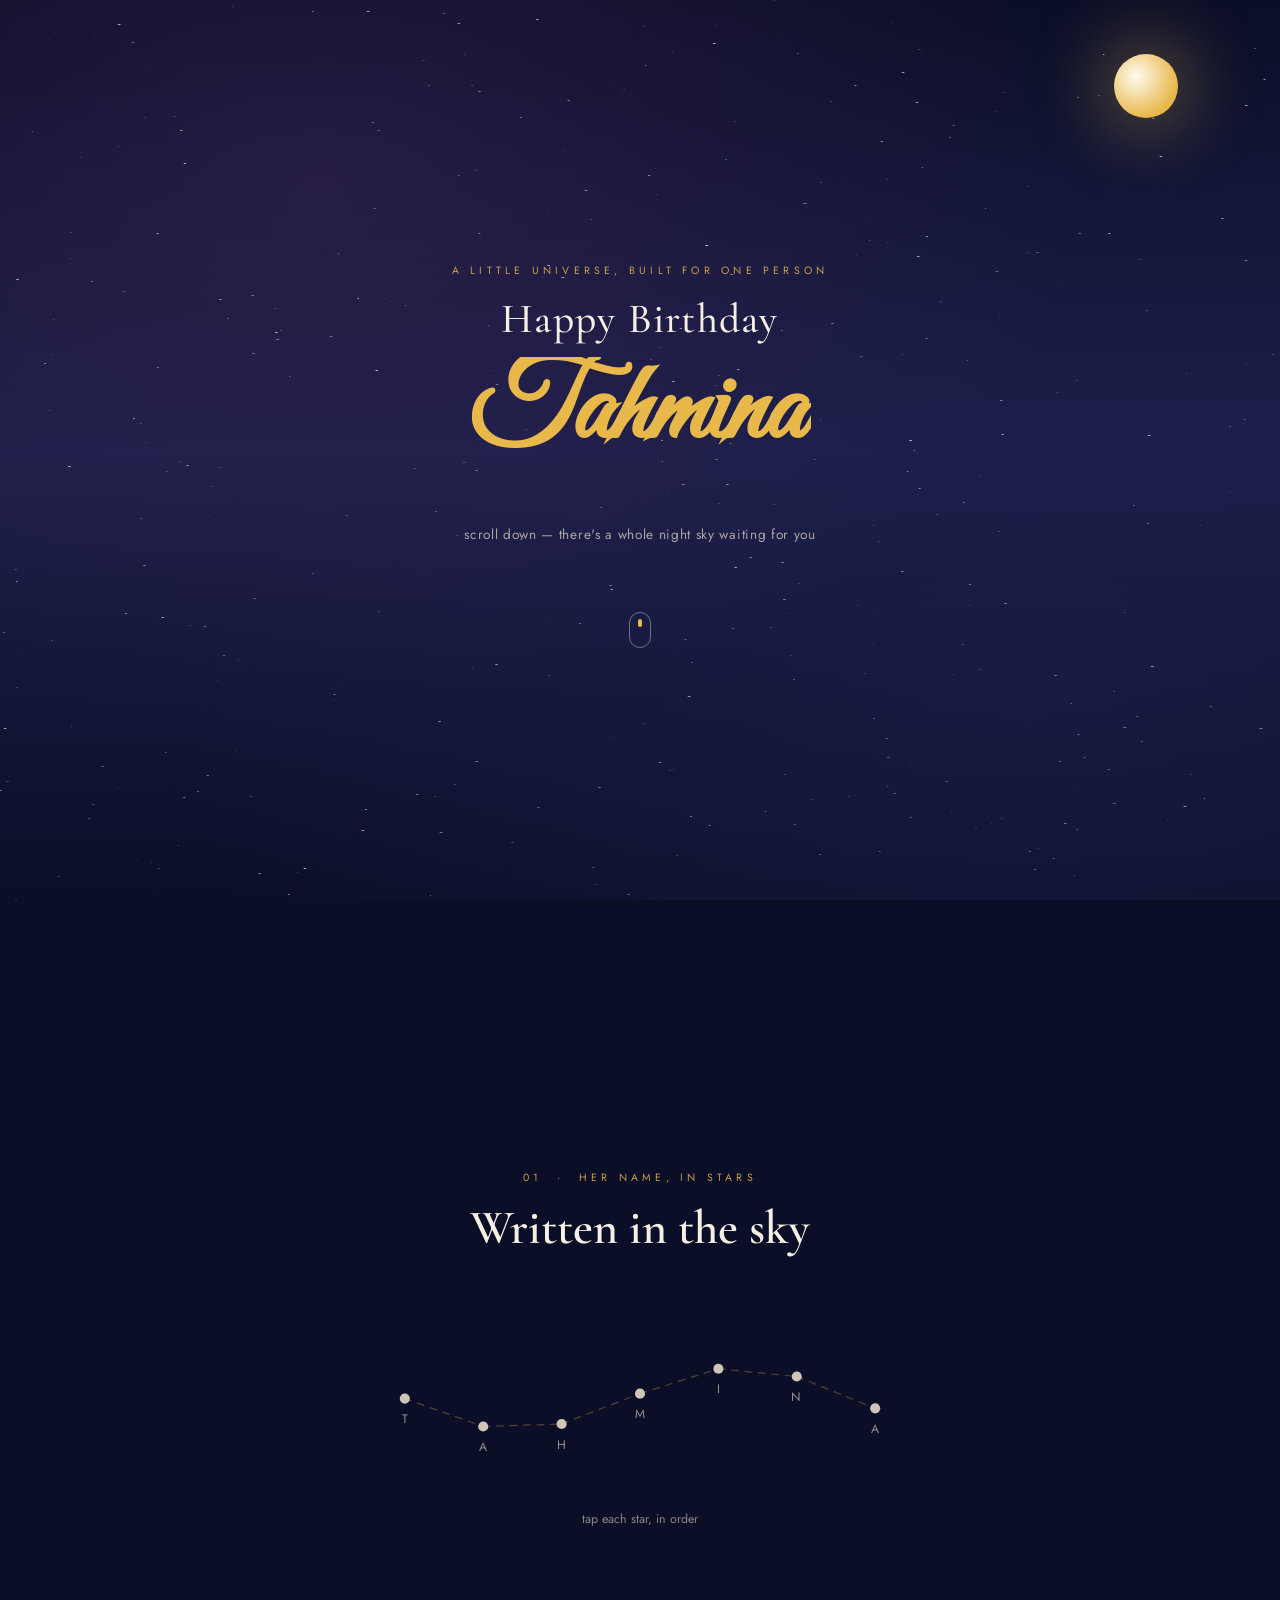
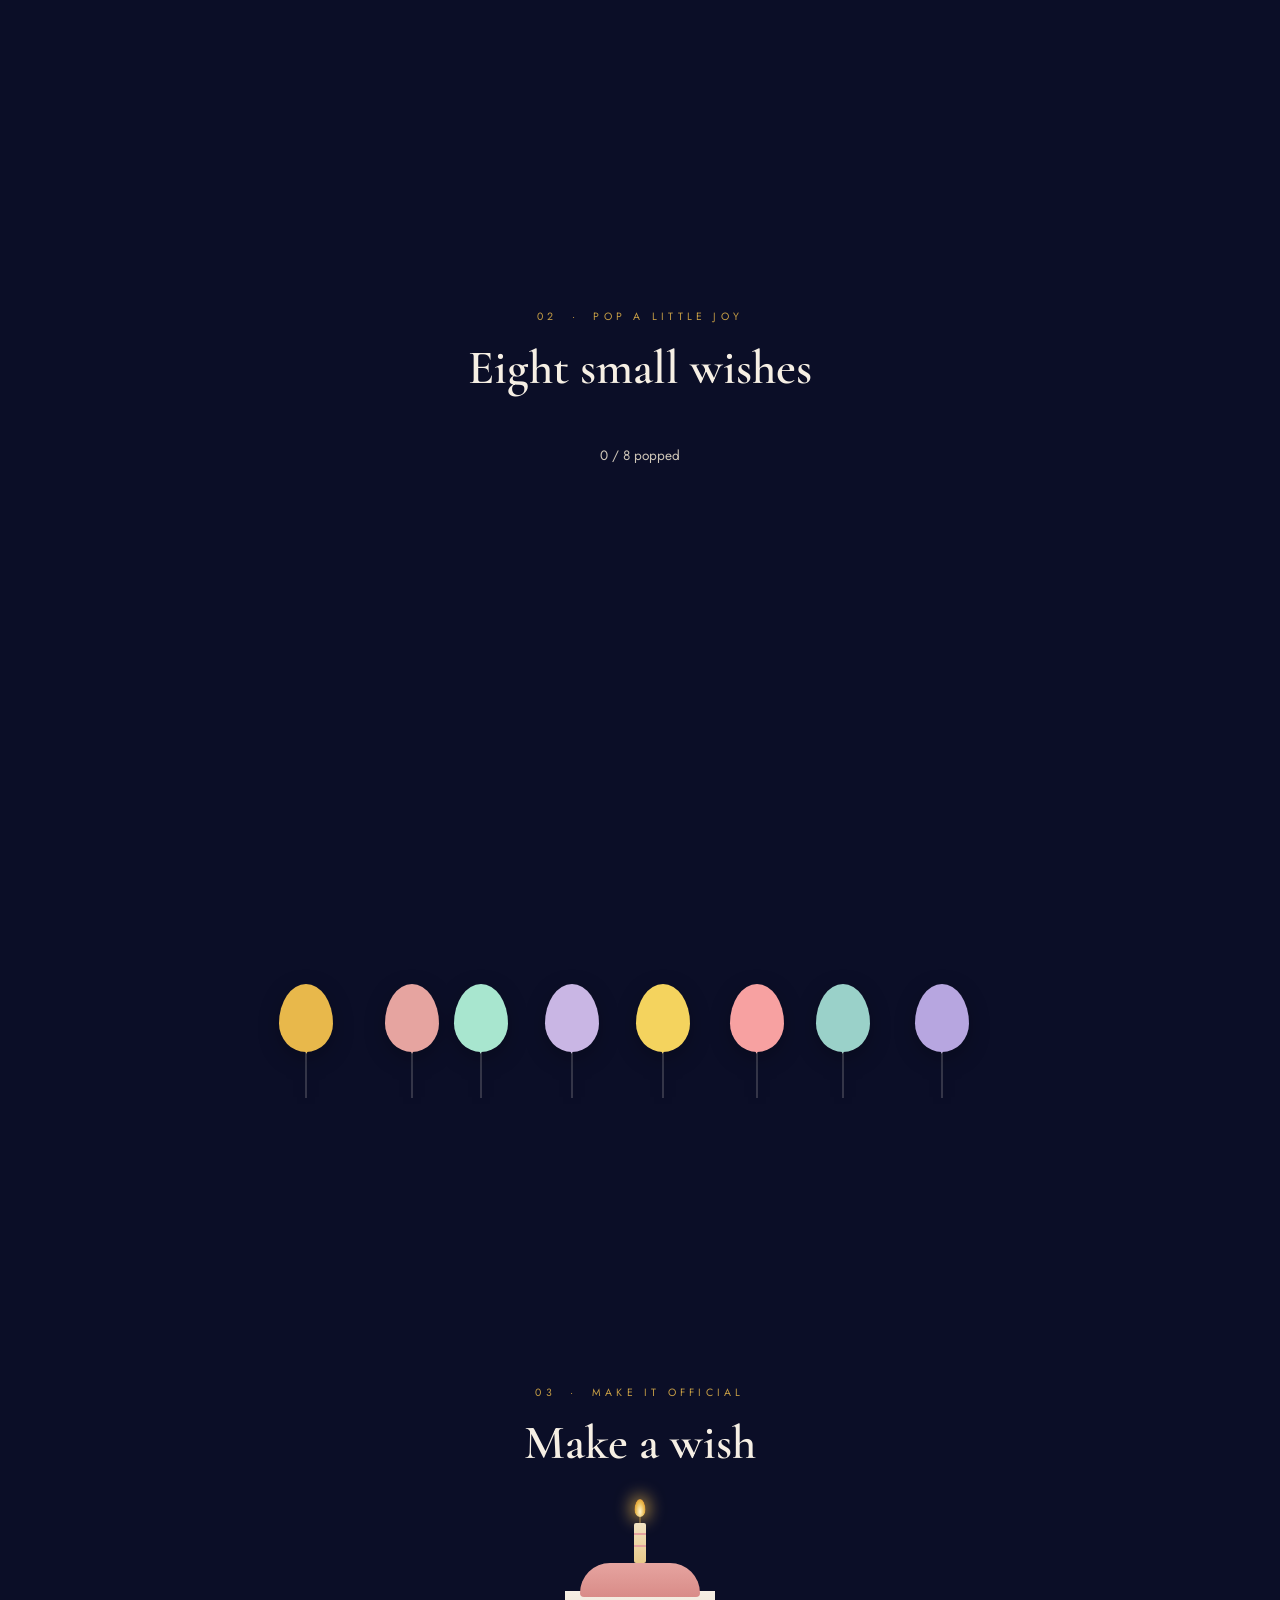
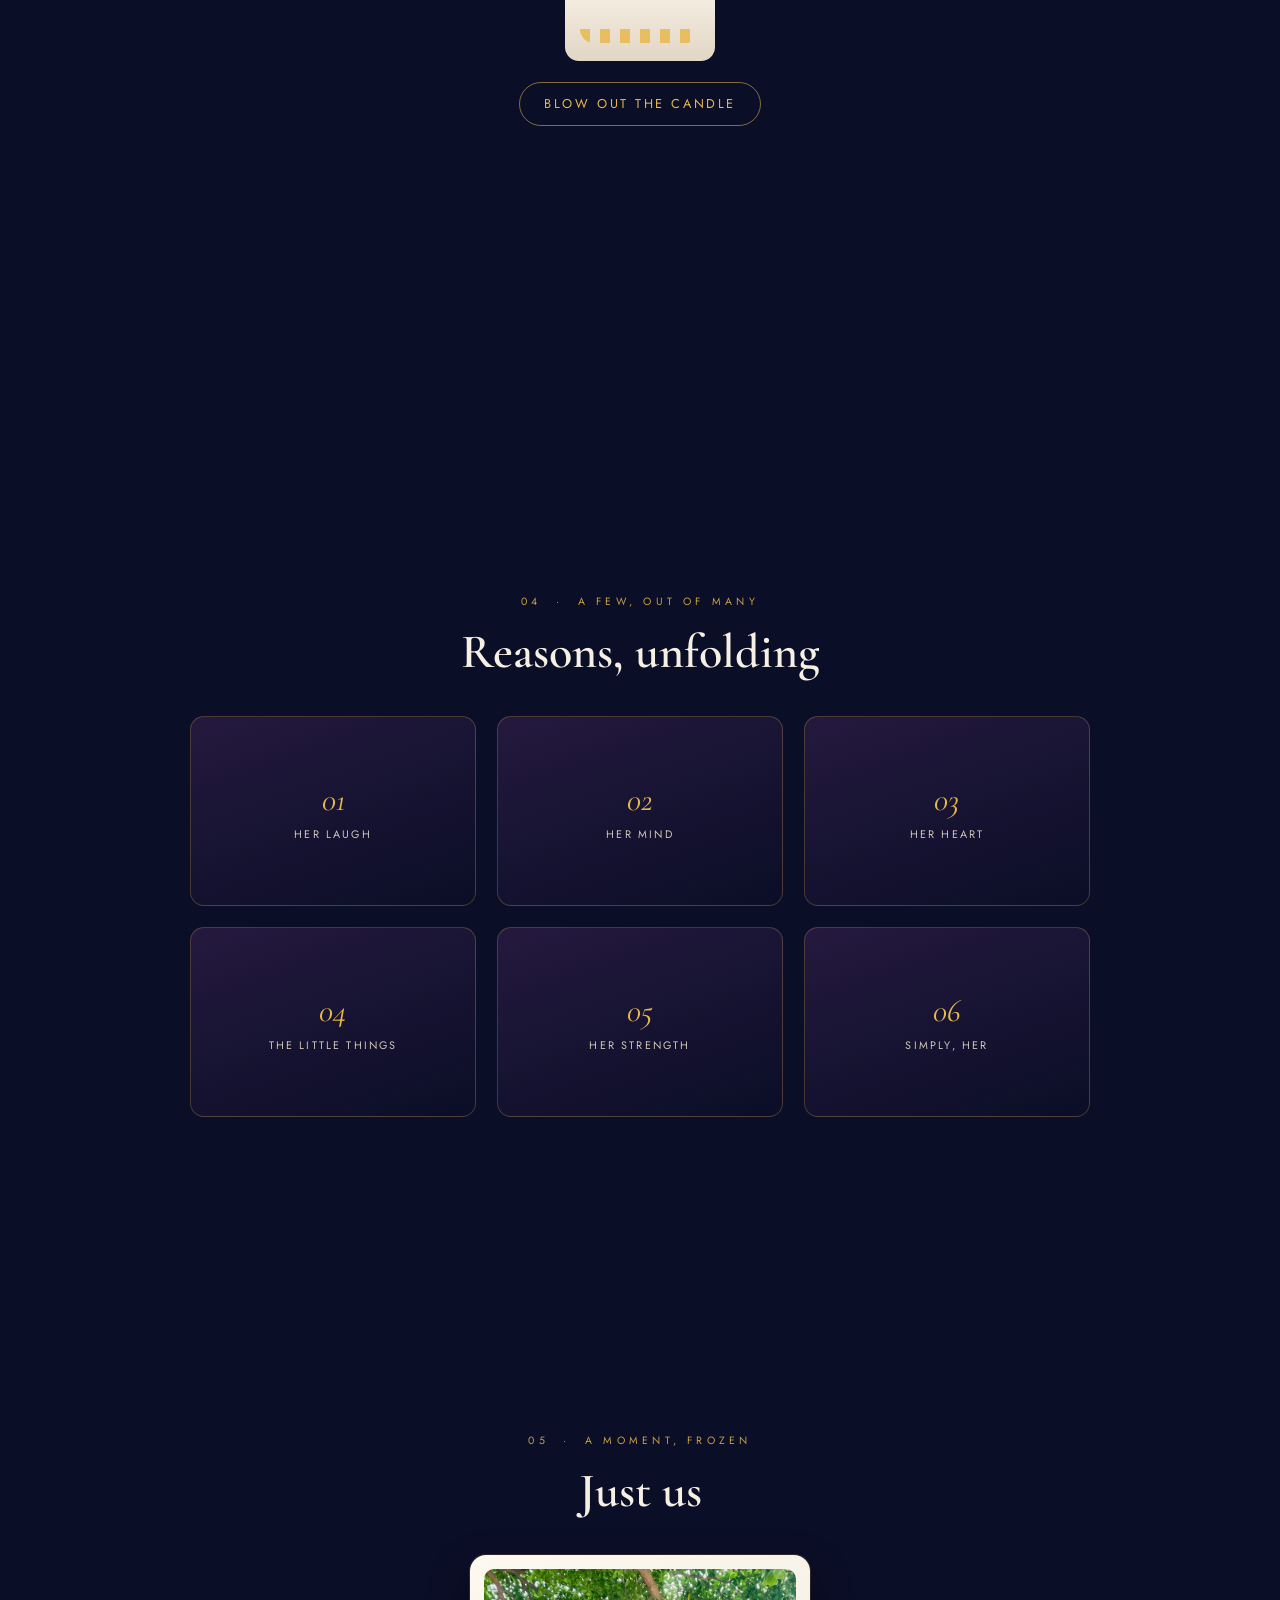
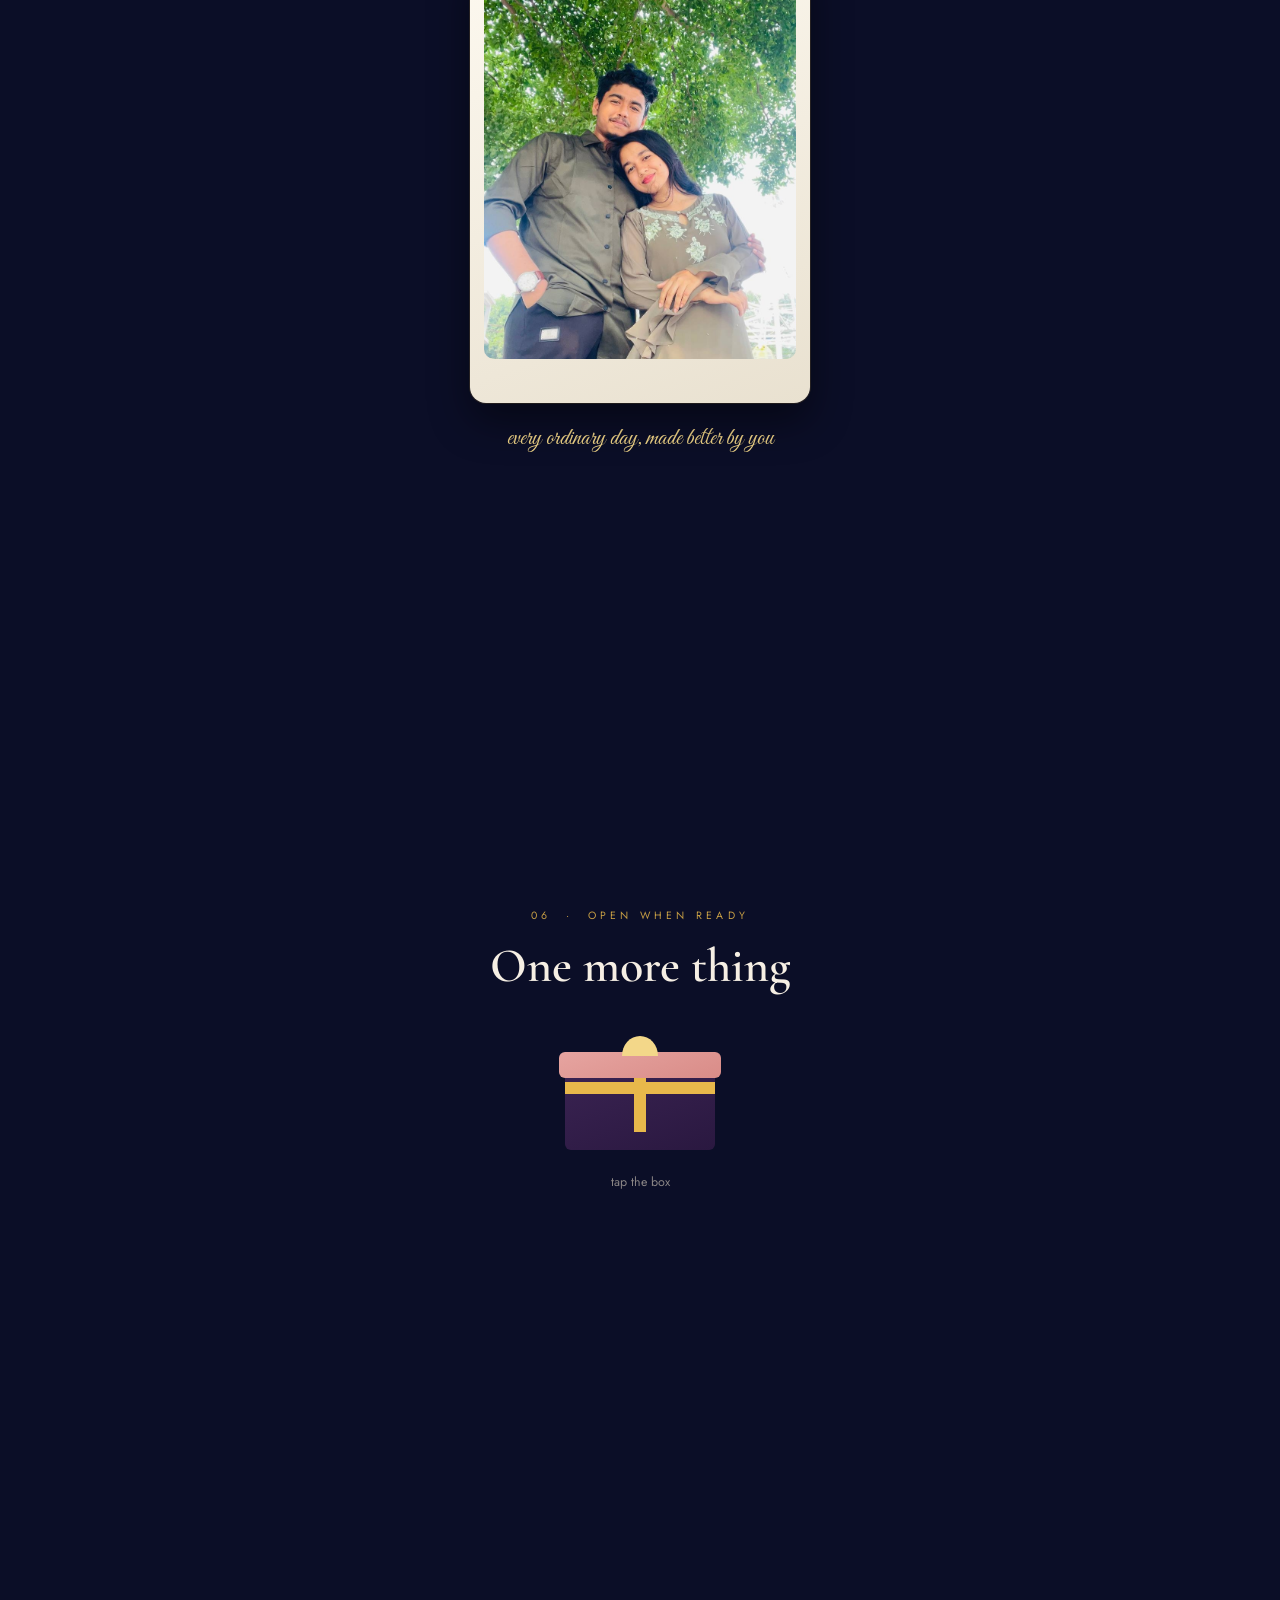
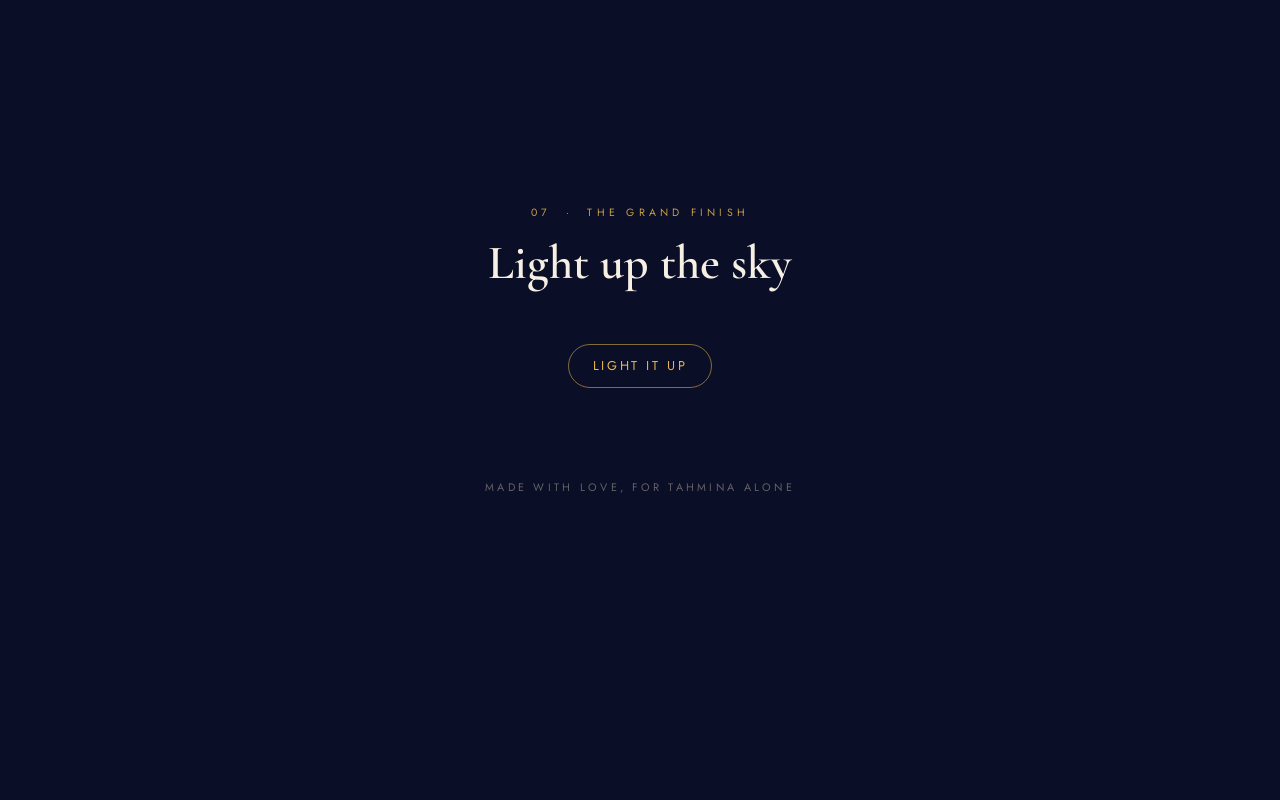
<file: index.html>
<!DOCTYPE html>
<html lang="en">
<head>
<meta charset="UTF-8">
<meta name="viewport" content="width=device-width, initial-scale=1.0">
<title>Happy Birthday, Tahmina 🌙</title>
<meta name="description" content="An interactive birthday celebration made for Tahmina">
<link rel="preconnect" href="https://fonts.googleapis.com">
<link href="https://fonts.googleapis.com/css2?family=Cormorant+Garamond:ital,wght@0,400;0,500;0,600;1,500&family=Great+Vibes&family=Jost:wght@300;400;500&display=swap" rel="stylesheet">
<link rel="stylesheet" href="style.css">
</head>
<body>

<div class="progress-bar" id="progressBar"></div>
<canvas id="starfield"></canvas>
<div class="moon"></div>

<!-- ============ HERO ============ -->
<section class="section hero" id="hero">
  <p class="eyebrow">a little universe, built for one person</p>
  <h1 class="hero-title">
    <span class="line">Happy Birthday</span>
    <span class="script" id="typedName"></span>
  </h1>
  <p class="hero-sub">scroll down &mdash; there's a whole night sky waiting for you</p>
  <div class="scroll-cue"><span></span></div>
</section>

<!-- ============ CONSTELLATION ============ -->
<section class="section constellation-section" id="constellation-section">
  <p class="eyebrow">01 &nbsp;·&nbsp; her name, in stars</p>
  <h2 class="section-title">Written in the sky</h2>
  <svg id="constellation" viewBox="0 0 500 160" aria-label="Tap each star in order to spell her name">
    <g id="links"></g>
    <g id="nodes"></g>
  </svg>
  <p class="hint" id="hint">tap each star, in order</p>
</section>

<!-- ============ BALLOONS ============ -->
<section class="section balloons-section" id="balloons-section">
  <p class="eyebrow">02 &nbsp;·&nbsp; pop a little joy</p>
  <h2 class="section-title">Eight small wishes</h2>
  <p class="section-sub"><span id="poppedCount">0</span> / <span id="totalBalloons">8</span> popped</p>
  <div class="balloon-field" id="balloonField"></div>
</section>

<!-- ============ CAKE / CANDLE ============ -->
<section class="section cake-section" id="cake-section">
  <p class="eyebrow">03 &nbsp;·&nbsp; make it official</p>
  <h2 class="section-title">Make a wish</h2>
  <div class="cake">
    <div class="candle-wrap">
      <div class="wick"></div>
      <div class="flame" id="flame"></div>
      <div class="smoke" id="smoke"></div>
      <div class="candle"></div>
    </div>
    <div class="cake-body">
      <div class="cake-top"></div>
      <div class="cake-mid"></div>
      <div class="cake-drip"></div>
    </div>
  </div>
  <button id="wishBtn">blow out the candle</button>
</section>

<!-- ============ REASONS ============ -->
<section class="section reasons-section" id="reasons-section">
  <p class="eyebrow">04 &nbsp;·&nbsp; a few, out of many</p>
  <h2 class="section-title">Reasons, unfolding</h2>
  <div class="reasons-grid" id="reasonsGrid"></div>
</section>

<!-- ============ PHOTO ============ -->
<section class="section photo-section" id="photo-section">
  <p class="eyebrow">05 &nbsp;·&nbsp; a moment, frozen</p>
  <h2 class="section-title reveal">Just us</h2>
  <div class="polaroid reveal">
    <div class="polaroid-frame">
      <img src="us.jpeg" alt="Us, together" loading="lazy">
    </div>
    <p class="polaroid-caption">every ordinary day, made better by you</p>
  </div>
</section>

<!-- ============ GIFT / LETTER ============ -->
<section class="section gift-section" id="gift-section">
  <p class="eyebrow">06 &nbsp;·&nbsp; open when ready</p>
  <h2 class="section-title">One more thing</h2>
  <div class="gift" id="gift">
    <div class="gift-lid"></div>
    <div class="gift-box"></div>
    <div class="gift-ribbon-v"></div>
    <div class="gift-ribbon-h"></div>
    <div class="gift-bow"></div>
  </div>
  <p class="hint" id="giftHint">tap the box</p>
  <div class="letter" id="letter">
    <p id="letterText"></p>
    <p class="sign">Happiest birthday, my Tahmina. I love you.</p>
  </div>
</section>

<!-- ============ FINALE ============ -->
<section class="section finale-section" id="finale-section">
  <p class="eyebrow">07 &nbsp;·&nbsp; the grand finish</p>
  <h2 class="section-title">Light up the sky</h2>
  <canvas id="fireworks"></canvas>
  <button id="fireworksBtn">light it up</button>
  <footer>
    <p>made with love, for Tahmina alone</p>
  </footer>
</section>

<script src="main.js"></script>
</body>
</html>
</file>
<file: style.css>
/* ===========================================================
   Happy Birthday, Tahmina — stylesheet
   Palette: midnight sky + candlelight gold + soft rose
   =========================================================== */

:root{
  --night-deep:#0b0e27;
  --night-mid:#1b1f4a;
  --plum:#3a2352;
  --gold:#e8b84b;
  --gold-soft:#f3d789;
  --rose:#e6a4a0;
  --mint:#a8e6cf;
  --lavender:#c9b6e4;
  --cream:#f6efe4;
  --cream-dim:#cfc6b8;

  --serif:'Cormorant Garamond', serif;
  --script:'Great Vibes', cursive;
  --sans:'Jost', sans-serif;
}

*,*::before,*::after{ box-sizing:border-box; }

html{ scroll-behavior:smooth; }

body{
  margin:0;
  background:var(--night-deep);
  color:var(--cream);
  font-family:var(--sans);
  overflow-x:hidden;
}

/* ---------- fixed atmosphere ---------- */

#starfield{
  position:fixed;
  inset:0;
  width:100%;
  height:100%;
  z-index:0;
  background:
    radial-gradient(ellipse at 25% 20%, rgba(58,35,82,.5), transparent 55%),
    radial-gradient(ellipse at 80% 75%, rgba(27,31,74,.6), transparent 60%),
    linear-gradient(180deg, var(--night-deep) 0%, var(--night-mid) 50%, var(--night-deep) 100%);
}

.moon{
  position:fixed;
  top:6%; right:8%;
  width:64px; height:64px;
  border-radius:50%;
  background:radial-gradient(circle at 35% 35%, #fffaf0, var(--gold) 70%);
  box-shadow:0 0 70px 14px rgba(232,184,75,.35);
  z-index:1;
  animation:moon-glow 5s ease-in-out infinite;
}
@keyframes moon-glow{
  0%,100%{ box-shadow:0 0 70px 14px rgba(232,184,75,.3); }
  50%{ box-shadow:0 0 90px 20px rgba(232,184,75,.5); }
}

.progress-bar{
  position:fixed;
  top:0; left:0;
  height:3px;
  width:0%;
  background:linear-gradient(90deg, var(--rose), var(--gold));
  z-index:50;
  transition:width .1s linear;
}

/* ---------- sections ---------- */

.section{
  position:relative;
  z-index:2;
  min-height:100vh;
  display:flex;
  flex-direction:column;
  align-items:center;
  justify-content:center;
  text-align:center;
  padding:10vh 6vw;
}

.eyebrow{
  letter-spacing:.4em;
  font-size:.66rem;
  text-transform:uppercase;
  color:var(--gold);
  opacity:.85;
  margin-bottom:.9rem;
}

.section-title{
  font-family:var(--serif);
  font-weight:600;
  font-size:clamp(1.9rem, 5vw, 3rem);
  margin:0 0 2.2rem;
  color:var(--cream);
}

.hint{
  font-size:.78rem;
  color:var(--cream-dim);
  opacity:.65;
  margin-top:1.4rem;
}

.section-sub{
  font-size:.85rem;
  color:var(--cream-dim);
  opacity:.75;
  margin-bottom:2rem;
}

/* reveal-on-scroll helper */
.reveal{
  opacity:0;
  transform:translateY(24px);
  transition:opacity .8s ease, transform .8s ease;
}
.reveal.in-view{
  opacity:1;
  transform:translateY(0);
}

/* ---------- hero ---------- */

.hero{ gap:.4rem; }

.hero-title{
  margin:0;
  display:flex;
  flex-direction:column;
  align-items:center;
  line-height:1;
}
.hero-title .line{
  font-family:var(--serif);
  font-weight:500;
  font-size:clamp(1.6rem, 4.5vw, 2.6rem);
  letter-spacing:.03em;
  color:var(--cream);
}
.hero-title .script{
  font-family:var(--script);
  font-size:clamp(3.4rem, 12vw, 7rem);
  color:var(--gold);
  margin-top:.15em;
  min-height:1.2em;
  border-right:2px solid var(--gold);
  padding-right:6px;
  white-space:nowrap;
  overflow:hidden;
}
.hero-title .script.done{
  border-right:none;
}

.hero-sub{
  margin-top:1.6rem;
  font-size:.85rem;
  letter-spacing:.05em;
  color:var(--cream-dim);
  opacity:.8;
}

.scroll-cue{
  margin-top:3rem;
  width:22px; height:36px;
  border:1.5px solid rgba(246,239,228,.4);
  border-radius:14px;
  display:flex;
  justify-content:center;
  padding-top:6px;
}
.scroll-cue span{
  width:4px; height:8px;
  border-radius:2px;
  background:var(--gold);
  animation:scroll-dot 1.8s ease-in-out infinite;
}
@keyframes scroll-dot{
  0%{ transform:translateY(0); opacity:1; }
  70%{ transform:translateY(10px); opacity:0; }
  100%{ opacity:0; }
}

/* ---------- constellation ---------- */

#constellation{
  max-width:560px;
  width:92vw;
  height:auto;
  margin-top:1rem;
}
#constellation .link{
  fill:none;
  stroke:var(--gold);
  stroke-width:1.1;
  stroke-linecap:round;
  stroke-dasharray:6 6;
  opacity:.3;
  transition:opacity .4s;
}
#constellation .node{
  fill:var(--cream-dim);
  cursor:pointer;
  transition:fill .25s, r .25s, filter .25s;
}
#constellation .node.lit{
  fill:var(--gold);
  filter:drop-shadow(0 0 6px rgba(232,184,75,.9));
}
#constellation .node:hover{ r:6.5; }
#constellation .glabel{
  font-family:var(--sans);
  font-size:11px;
  fill:var(--cream-dim);
  text-anchor:middle;
  letter-spacing:.05em;
  opacity:.7;
  pointer-events:none;
}

/* ---------- balloons ---------- */

.balloon-field{
  position:relative;
  width:100%;
  max-width:760px;
  height:56vh;
  min-height:380px;
}

.balloon{
  position:absolute;
  bottom:-10%;
  width:54px;
  height:68px;
  border-radius:50% 50% 50% 50% / 58% 58% 42% 42%;
  cursor:pointer;
  animation:balloon-rise linear infinite, balloon-sway ease-in-out infinite;
  filter:drop-shadow(0 6px 10px rgba(0,0,0,.25));
}
.balloon::before{
  content:'';
  position:absolute;
  left:50%; bottom:-2px;
  width:6px; height:6px;
  background:inherit;
  clip-path:polygon(0 0, 100% 0, 50% 100%);
  transform:translateX(-50%);
}
.balloon::after{
  content:'';
  position:absolute;
  left:50%; bottom:-46px;
  width:1px; height:46px;
  background:rgba(246,239,228,.35);
  transform:translateX(-50%);
}
.balloon.popped{
  animation:none;
  transform:scale(0);
  opacity:0;
  transition:transform .25s ease, opacity .25s ease;
  pointer-events:none;
}

@keyframes balloon-rise{
  from{ bottom:-14%; }
  to{ bottom:104%; }
}
@keyframes balloon-sway{
  0%,100%{ margin-left:0px; }
  50%{ margin-left:22px; }
}

/* ---------- cake / candle ---------- */

.cake{
  position:relative;
  display:flex;
  flex-direction:column;
  align-items:center;
  margin-bottom:2.4rem;
}

.candle-wrap{ position:relative; width:20px; height:56px; z-index:2; }
.candle{
  position:absolute; bottom:0; left:50%;
  transform:translateX(-50%);
  width:12px; height:40px;
  border-radius:2px;
  background:linear-gradient(180deg,#f3e3c2,#e8c98a);
}
.candle::before,.candle::after{
  content:''; position:absolute; left:0; width:100%; height:2px; background:var(--rose);
}
.candle::before{ top:10px; }
.candle::after{ top:22px; }
.wick{ position:absolute; bottom:40px; left:50%; transform:translateX(-50%); width:2px; height:7px; background:#5a4a3a; }
.flame{
  position:absolute; bottom:46px; left:50%;
  transform:translateX(-50%);
  width:11px; height:18px;
  border-radius:50% 50% 50% 50% / 60% 60% 40% 40%;
  background:radial-gradient(ellipse at 50% 70%, #fff6d0, var(--gold) 55%, #d9731f 100%);
  box-shadow:0 0 16px 4px rgba(232,184,75,.7);
  animation:flicker 1.6s ease-in-out infinite;
  transition:opacity .4s, transform .4s;
}
@keyframes flicker{
  0%,100%{ transform:translateX(-50%) scaleY(1) rotate(0deg); }
  30%{ transform:translateX(-50%) scaleY(1.08) rotate(-3deg); }
  60%{ transform:translateX(-50%) scaleY(.95) rotate(2deg); }
}
.flame.out{ opacity:0; transform:translateX(-50%) scaleY(0); }
.smoke{
  position:absolute; bottom:64px; left:50%; transform:translateX(-50%);
  width:3px; height:3px; border-radius:50%;
  background:rgba(230,225,215,.5);
  opacity:0;
}
.smoke.go{ animation:smoke-rise 1.4s ease-out forwards; }
@keyframes smoke-rise{
  0%{ opacity:.6; transform:translate(-50%,0) scale(1); }
  100%{ opacity:0; transform:translate(-70%,-46px) scale(4); }
}

.cake-body{ display:flex; flex-direction:column; align-items:center; }
.cake-top{
  width:120px; height:34px;
  background:linear-gradient(180deg, var(--rose), #d98c88);
  border-radius:60px 60px 8px 8px;
  position:relative;
  z-index:1;
}
.cake-mid{
  width:150px; height:70px;
  margin-top:-6px;
  background:linear-gradient(180deg, var(--cream), #e2d6c4);
  border-radius:0 0 14px 14px;
}
.cake-drip{
  width:120px; height:14px;
  margin-top:-32px;
  background:repeating-linear-gradient(90deg, var(--gold) 0 10px, transparent 10px 20px);
  border-radius:0 0 20px 20px;
  opacity:.85;
}

button{
  font-family:var(--sans);
  font-size:.8rem;
  letter-spacing:.2em;
  text-transform:uppercase;
  background:transparent;
  border:1px solid rgba(232,184,75,.55);
  color:var(--gold);
  padding:.9em 1.9em;
  border-radius:999px;
  cursor:pointer;
  transition:background .3s, color .3s, transform .2s;
}
button:hover{ background:var(--gold); color:var(--night-deep); transform:translateY(-1px); }
button:disabled{ opacity:.4; cursor:default; transform:none; background:transparent; color:var(--gold); }

/* ---------- reasons ---------- */

.reasons-grid{
  display:grid;
  grid-template-columns:repeat(auto-fit, minmax(220px, 1fr));
  gap:1.3rem;
  max-width:900px;
  width:100%;
}

.reason-card{
  perspective:1000px;
  height:190px;
}
.reason-inner{
  position:relative;
  width:100%; height:100%;
  transition:transform .7s cubic-bezier(.4,.2,.2,1);
  transform-style:preserve-3d;
}
.reason-card.flipped .reason-inner{ transform:rotateY(180deg); }

.reason-face{
  position:absolute; inset:0;
  backface-visibility:hidden;
  border-radius:14px;
  display:flex;
  flex-direction:column;
  align-items:center;
  justify-content:center;
  padding:1.2rem;
  border:1px solid rgba(232,184,75,.25);
}
.reason-front{
  background:linear-gradient(160deg, rgba(58,35,82,.55), rgba(11,14,39,.4));
}
.reason-front .num{
  font-family:var(--serif);
  font-style:italic;
  font-size:2rem;
  color:var(--gold);
}
.reason-front .tag{
  margin-top:.4rem;
  font-size:.68rem;
  letter-spacing:.2em;
  text-transform:uppercase;
  color:var(--cream-dim);
}
.reason-back{
  background:linear-gradient(160deg, rgba(232,184,75,.14), rgba(230,164,160,.12));
  transform:rotateY(180deg);
  font-family:var(--serif);
  font-size:1.08rem;
  line-height:1.5;
  color:var(--cream);
}

/* ---------- photo (polaroid) ---------- */

.polaroid{
  display:flex;
  flex-direction:column;
  align-items:center;
  transform:rotate(-2deg);
  transition:transform .5s ease;
}
.polaroid:hover{
  transform:rotate(0deg) scale(1.02);
}

.polaroid-frame{
  position:relative;
  width:min(340px, 78vw);
  padding:14px 14px 0;
  background:linear-gradient(160deg, #fdf9f0, #e9e1d0);
  border-radius:16px;
  box-shadow:
    0 18px 40px rgba(0,0,0,.45),
    0 0 0 1px rgba(232,184,75,.18);
  animation:polaroid-glow 5s ease-in-out infinite;
}
@keyframes polaroid-glow{
  0%,100%{ box-shadow:0 18px 40px rgba(0,0,0,.45), 0 0 0 1px rgba(232,184,75,.18), 0 0 30px 2px rgba(232,184,75,.08); }
  50%{ box-shadow:0 18px 40px rgba(0,0,0,.45), 0 0 0 1px rgba(232,184,75,.28), 0 0 40px 6px rgba(232,184,75,.22); }
}

.polaroid-frame img{
  display:block;
  width:100%;
  height:auto;
  border-radius:10px;
  aspect-ratio:4/5;
  object-fit:cover;
  object-position:center 30%;
}

/* bottom "thick" polaroid edge */
.polaroid-frame::after{
  content:'';
  display:block;
  height:44px;
}

.polaroid-caption{
  font-family:var(--script);
  font-size:1.5rem;
  color:var(--gold-soft);
  margin-top:1.3rem;
  text-align:center;
  max-width:320px;
}

@media (max-width:640px){
  .polaroid-frame{ width:min(300px, 82vw); }
}

/* ---------- gift ---------- */

.gift{
  position:relative;
  width:150px; height:120px;
  margin:0 auto;
  cursor:pointer;
}
.gift-box{
  position:absolute; bottom:0; left:0;
  width:150px; height:80px;
  background:linear-gradient(160deg, var(--plum), #2a1840);
  border-radius:6px;
}
.gift-lid{
  position:absolute; top:22px; left:-6px;
  width:162px; height:26px;
  background:linear-gradient(160deg, var(--rose), #d98c88);
  border-radius:6px;
  transform-origin:left center;
  transition:transform .6s cubic-bezier(.4,.2,.2,1), top .6s ease;
  z-index:3;
}
.gift-ribbon-v{
  position:absolute; top:22px; left:69px;
  width:12px; height:80px;
  background:var(--gold);
  z-index:2;
}
.gift-ribbon-h{
  position:absolute; top:52px; left:0;
  width:150px; height:12px;
  background:var(--gold);
  z-index:1;
}
.gift-bow{
  position:absolute; top:6px; left:57px;
  width:36px; height:20px;
  background:var(--gold-soft);
  border-radius:50% 50% 0 0 / 100% 100% 0 0;
  z-index:4;
}
.gift.open .gift-lid{
  transform:rotate(-35deg) translateY(-14px);
}

.letter{
  max-width:560px;
  margin-top:0;
  opacity:0;
  max-height:0;
  overflow:hidden;
  transition:opacity 1s ease, max-height 1.6s ease, margin-top .8s ease;
}
.letter.show{ opacity:1; max-height:700px; margin-top:2.6rem; }
.letter p{
  font-family:var(--serif);
  font-size:clamp(1.1rem, 2.3vw, 1.4rem);
  line-height:1.8;
  color:var(--cream);
}
.letter .sign{
  font-style:italic;
  color:var(--gold);
  font-size:1.2em;
  margin-top:1.2rem;
}

/* ---------- finale ---------- */

.finale-section{ position:relative; overflow:hidden; }
#fireworks{
  position:absolute;
  inset:0;
  width:100%; height:100%;
  z-index:1;
  pointer-events:none;
}
#fireworksBtn{ position:relative; z-index:2; margin-top:1rem; }

footer{
  position:relative;
  z-index:2;
  margin-top:5rem;
  font-size:.68rem;
  letter-spacing:.3em;
  text-transform:uppercase;
  color:var(--cream-dim);
  opacity:.45;
}

/* ---------- confetti (canvas-free DOM particles) ---------- */
.confetti-piece{
  position:fixed;
  top:0; left:0;
  width:8px; height:8px;
  z-index:60;
  pointer-events:none;
  opacity:.9;
  will-change:transform, opacity;
}

/* ---------- cursor hearts ---------- */
.cursor-heart{
  position:fixed;
  z-index:55;
  pointer-events:none;
  font-size:14px;
  color:var(--rose);
  opacity:.8;
  animation:heart-float 1.6s ease-out forwards;
}
@keyframes heart-float{
  to{ transform:translateY(-60px) scale(1.3); opacity:0; }
}

@media (prefers-reduced-motion: reduce){
  *{ animation:none !important; transition:none !important; }
  html{ scroll-behavior:auto; }
}

@media (max-width:640px){
  .balloon-field{ height:60vh; }
  .reasons-grid{ grid-template-columns:1fr 1fr; }
}
</file>
